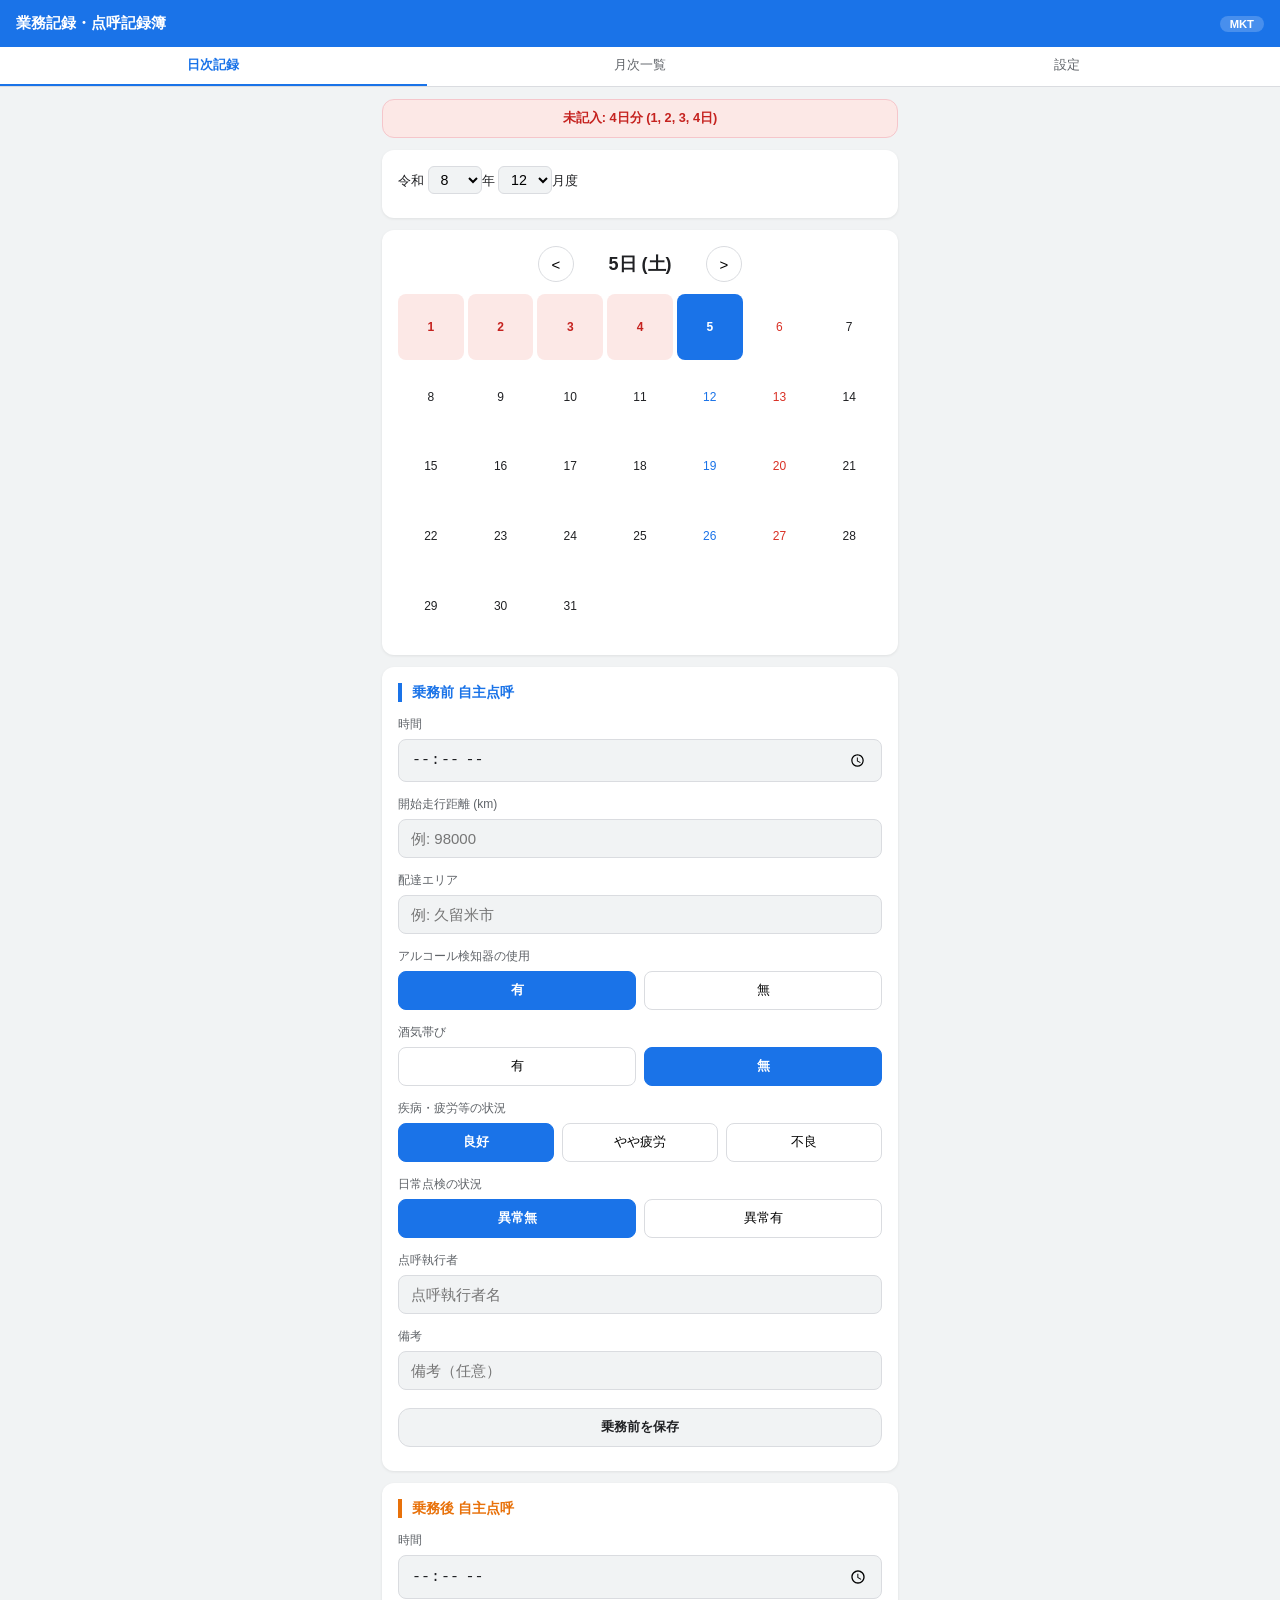
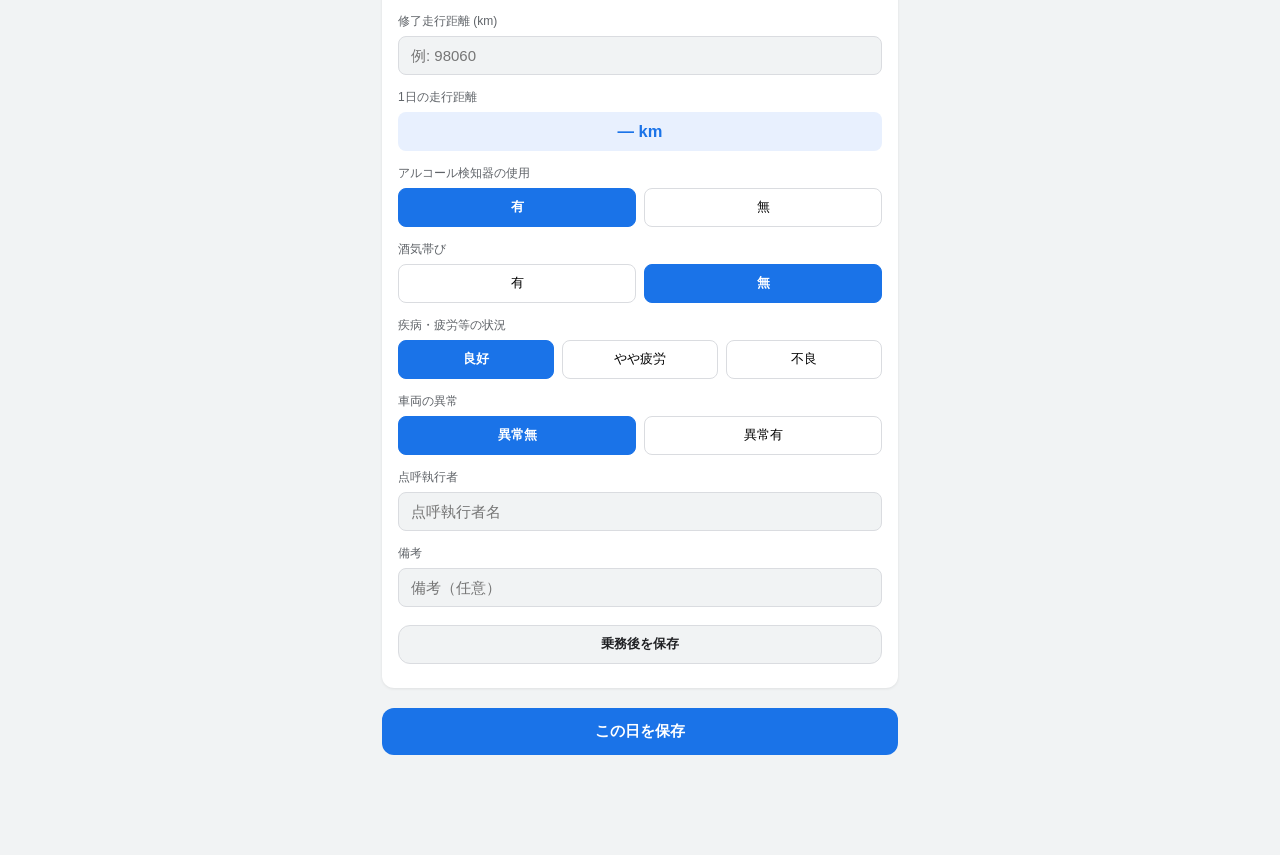
<file: index.html>
<!DOCTYPE html>
<html lang="ja">
<head>
  <meta charset="UTF-8">
  <meta name="viewport" content="width=device-width, initial-scale=1.0, user-scalable=no">
  <title>業務記録・点呼記録簿</title>
  <link rel="stylesheet" href="style.css">
  <link rel="manifest" href="manifest.json">
  <meta name="theme-color" content="#1a73e8">
  <meta name="apple-mobile-web-app-capable" content="yes">
  <meta name="apple-mobile-web-app-status-bar-style" content="black-translucent">
  <link rel="apple-touch-icon" href="icons/icon-192.png">
</head>
<body>
  <!-- ヘッダー -->
  <header class="app-header">
    <h1>業務記録・点呼記録簿</h1>
    <span class="badge">MKT</span>
  </header>

  <!-- タブナビゲーション -->
  <nav class="tab-nav">
    <button class="tab-btn active" data-tab="daily">日次記録</button>
    <button class="tab-btn" data-tab="monthly">月次一覧</button>
    <button class="tab-btn" data-tab="settings">設定</button>
  </nav>

  <!-- ===== 日次記録タブ ===== -->
  <section id="tab-daily" class="tab-content active">
    <!-- 未入力警告バナー -->
    <div id="missing-banner" class="missing-banner" style="display:none">
      <span id="missing-text"></span>
    </div>
    <!-- 月度・基本情報 -->
    <div class="card info-bar">
      <div class="info-row">
        <label>令和
          <select id="year">
            <option value="7">7</option>
            <option value="8">8</option>
            <option value="9">9</option>
            <option value="10">10</option>
          </select>年
          <select id="month">
            <option value="1">1</option><option value="2">2</option>
            <option value="3">3</option><option value="4">4</option>
            <option value="5">5</option><option value="6">6</option>
            <option value="7">7</option><option value="8">8</option>
            <option value="9">9</option><option value="10">10</option>
            <option value="11">11</option><option value="12">12</option>
          </select>月度
        </label>
      </div>
      <div class="info-row">
        <span id="display-name" class="display-info"></span>
        <span id="display-vehicle" class="display-info"></span>
      </div>
    </div>

    <!-- 日付選択 -->
    <div class="card">
      <div class="day-selector">
        <button id="prev-day" class="nav-btn">&lt;</button>
        <span id="current-day" class="current-day">1日 (火)</span>
        <button id="next-day" class="nav-btn">&gt;</button>
      </div>
      <div class="day-grid" id="day-grid"></div>
    </div>

    <!-- 乗務前 点呼 -->
    <div class="card">
      <h2 class="section-title before">乗務前 自主点呼</h2>
      <div class="form-group">
        <label>時間</label>
        <input type="time" id="before-time">
      </div>
      <div class="form-group">
        <label>開始走行距離 (km)</label>
        <input type="number" id="before-distance" inputmode="numeric" placeholder="例: 98000" min="0" max="999999">
      </div>
      <div class="form-group">
        <label>配達エリア</label>
        <input type="text" id="delivery-area" placeholder="例: 久留米市" maxlength="30">
      </div>
      <div class="form-group">
        <label>アルコール検知器の使用</label>
        <div class="toggle-group">
          <button class="toggle-btn active" data-field="before-alcohol" data-value="有">有</button>
          <button class="toggle-btn" data-field="before-alcohol" data-value="無">無</button>
        </div>
      </div>
      <div class="form-group">
        <label>酒気帯び</label>
        <div class="toggle-group">
          <button class="toggle-btn" data-field="before-drinking" data-value="有">有</button>
          <button class="toggle-btn active" data-field="before-drinking" data-value="無">無</button>
        </div>
      </div>
      <div class="form-group">
        <label>疾病・疲労等の状況</label>
        <div class="toggle-group wide">
          <button class="toggle-btn active" data-field="before-health" data-value="良好">良好</button>
          <button class="toggle-btn" data-field="before-health" data-value="やや疲労">やや疲労</button>
          <button class="toggle-btn" data-field="before-health" data-value="不良">不良</button>
        </div>
      </div>
      <div class="form-group">
        <label>日常点検の状況</label>
        <div class="toggle-group wide">
          <button class="toggle-btn active" data-field="before-inspection" data-value="異常無">異常無</button>
          <button class="toggle-btn" data-field="before-inspection" data-value="異常有">異常有</button>
        </div>
      </div>
      <div class="form-group">
        <label>点呼執行者</label>
        <input type="text" id="before-inspector" placeholder="点呼執行者名" maxlength="20">
      </div>
      <div class="form-group">
        <label>備考</label>
        <input type="text" id="before-note" placeholder="備考（任意）" maxlength="50">
      </div>
      <div class="action-bar section-save">
        <button id="save-before-btn" class="secondary-btn">乗務前を保存</button>
      </div>
    </div>

    <!-- 乗務後 点呼 -->
    <div class="card">
      <h2 class="section-title after">乗務後 自主点呼</h2>
      <div class="form-group">
        <label>時間</label>
        <input type="time" id="after-time">
      </div>
      <div class="form-group">
        <label>修了走行距離 (km)</label>
        <input type="number" id="after-distance" inputmode="numeric" placeholder="例: 98060" min="0" max="999999">
      </div>
      <div class="form-group">
        <label>1日の走行距離</label>
        <div class="calc-display" id="daily-distance">— km</div>
      </div>
      <div class="form-group">
        <label>アルコール検知器の使用</label>
        <div class="toggle-group">
          <button class="toggle-btn active" data-field="after-alcohol" data-value="有">有</button>
          <button class="toggle-btn" data-field="after-alcohol" data-value="無">無</button>
        </div>
      </div>
      <div class="form-group">
        <label>酒気帯び</label>
        <div class="toggle-group">
          <button class="toggle-btn" data-field="after-drinking" data-value="有">有</button>
          <button class="toggle-btn active" data-field="after-drinking" data-value="無">無</button>
        </div>
      </div>
      <div class="form-group">
        <label>疾病・疲労等の状況</label>
        <div class="toggle-group wide">
          <button class="toggle-btn active" data-field="after-health" data-value="良好">良好</button>
          <button class="toggle-btn" data-field="after-health" data-value="やや疲労">やや疲労</button>
          <button class="toggle-btn" data-field="after-health" data-value="不良">不良</button>
        </div>
      </div>
      <div class="form-group">
        <label>車両の異常</label>
        <div class="toggle-group wide">
          <button class="toggle-btn active" data-field="after-vehicle" data-value="異常無">異常無</button>
          <button class="toggle-btn" data-field="after-vehicle" data-value="異常有">異常有</button>
        </div>
      </div>
      <div class="form-group">
        <label>点呼執行者</label>
        <input type="text" id="after-inspector" placeholder="点呼執行者名" maxlength="20">
      </div>
      <div class="form-group">
        <label>備考</label>
        <input type="text" id="after-note" placeholder="備考（任意）" maxlength="50">
      </div>
      <div class="action-bar section-save">
        <button id="save-after-btn" class="secondary-btn">乗務後を保存</button>
      </div>
    </div>

    <!-- 保存ボタン -->
    <div class="action-bar">
      <button id="save-btn" class="primary-btn">この日を保存</button>
    </div>
  </section>

  <!-- ===== 月次一覧タブ ===== -->
  <section id="tab-monthly" class="tab-content">
    <div class="card info-bar">
      <div class="info-row">
        <label>令和
          <select id="monthly-year">
            <option value="7">7</option>
            <option value="8">8</option>
            <option value="9">9</option>
            <option value="10">10</option>
          </select>年
          <select id="monthly-month">
            <option value="1">1</option><option value="2">2</option>
            <option value="3">3</option><option value="4">4</option>
            <option value="5">5</option><option value="6">6</option>
            <option value="7">7</option><option value="8">8</option>
            <option value="9">9</option><option value="10">10</option>
            <option value="11">11</option><option value="12">12</option>
          </select>月度
        </label>
      </div>
    </div>
    <div class="card">
      <h2 class="section-title">月次一覧</h2>
      <div id="monthly-list" class="monthly-list"></div>
    </div>
    <div class="action-bar">
      <button id="export-pdf-btn" class="primary-btn">PDF出力</button>
    </div>
  </section>

  <!-- ===== 設定タブ ===== -->
  <section id="tab-settings" class="tab-content">
    <div class="card">
      <h2 class="section-title">基本設定</h2>
      <div class="form-group">
        <label>名前</label>
        <input type="text" id="setting-name" placeholder="氏名を入力" maxlength="20">
      </div>
      <div class="form-group">
        <label>車両 No.</label>
        <input type="text" id="setting-vehicle" placeholder="車両番号を入力" maxlength="20">
      </div>
      <div class="form-group">
        <label>デフォルト点呼執行者</label>
        <input type="text" id="setting-inspector" placeholder="点呼執行者名（任意）" maxlength="20">
      </div>
      <input type="hidden" id="setting-gas-url">
      <button id="save-settings-btn" class="primary-btn">設定を保存</button>
    </div>
    <div class="card">
      <h2 class="section-title">使い方ガイド</h2>
      <button id="open-guide-btn" class="secondary-btn" onclick="window.open('./guide.html', '_blank');">使い方ガイドを開く</button>
    </div>
    <div class="card">
      <h2 class="section-title">データ管理</h2>
      <button id="export-data-btn" class="secondary-btn">データをバックアップ</button>
      <input type="file" id="import-data-input" accept=".json" style="display:none">
      <button id="import-data-btn" class="secondary-btn">データを復元（ファイルから）</button>
      <button id="restore-server-btn" class="secondary-btn">データを復元（サーバーから）</button>
      <button id="clear-data-btn" class="danger-btn">全データ削除</button>
    </div>
  </section>

  <!-- トースト通知 -->
  <div id="toast" class="toast"></div>

  <script src="app.js"></script>
</body>
</html>
</file>
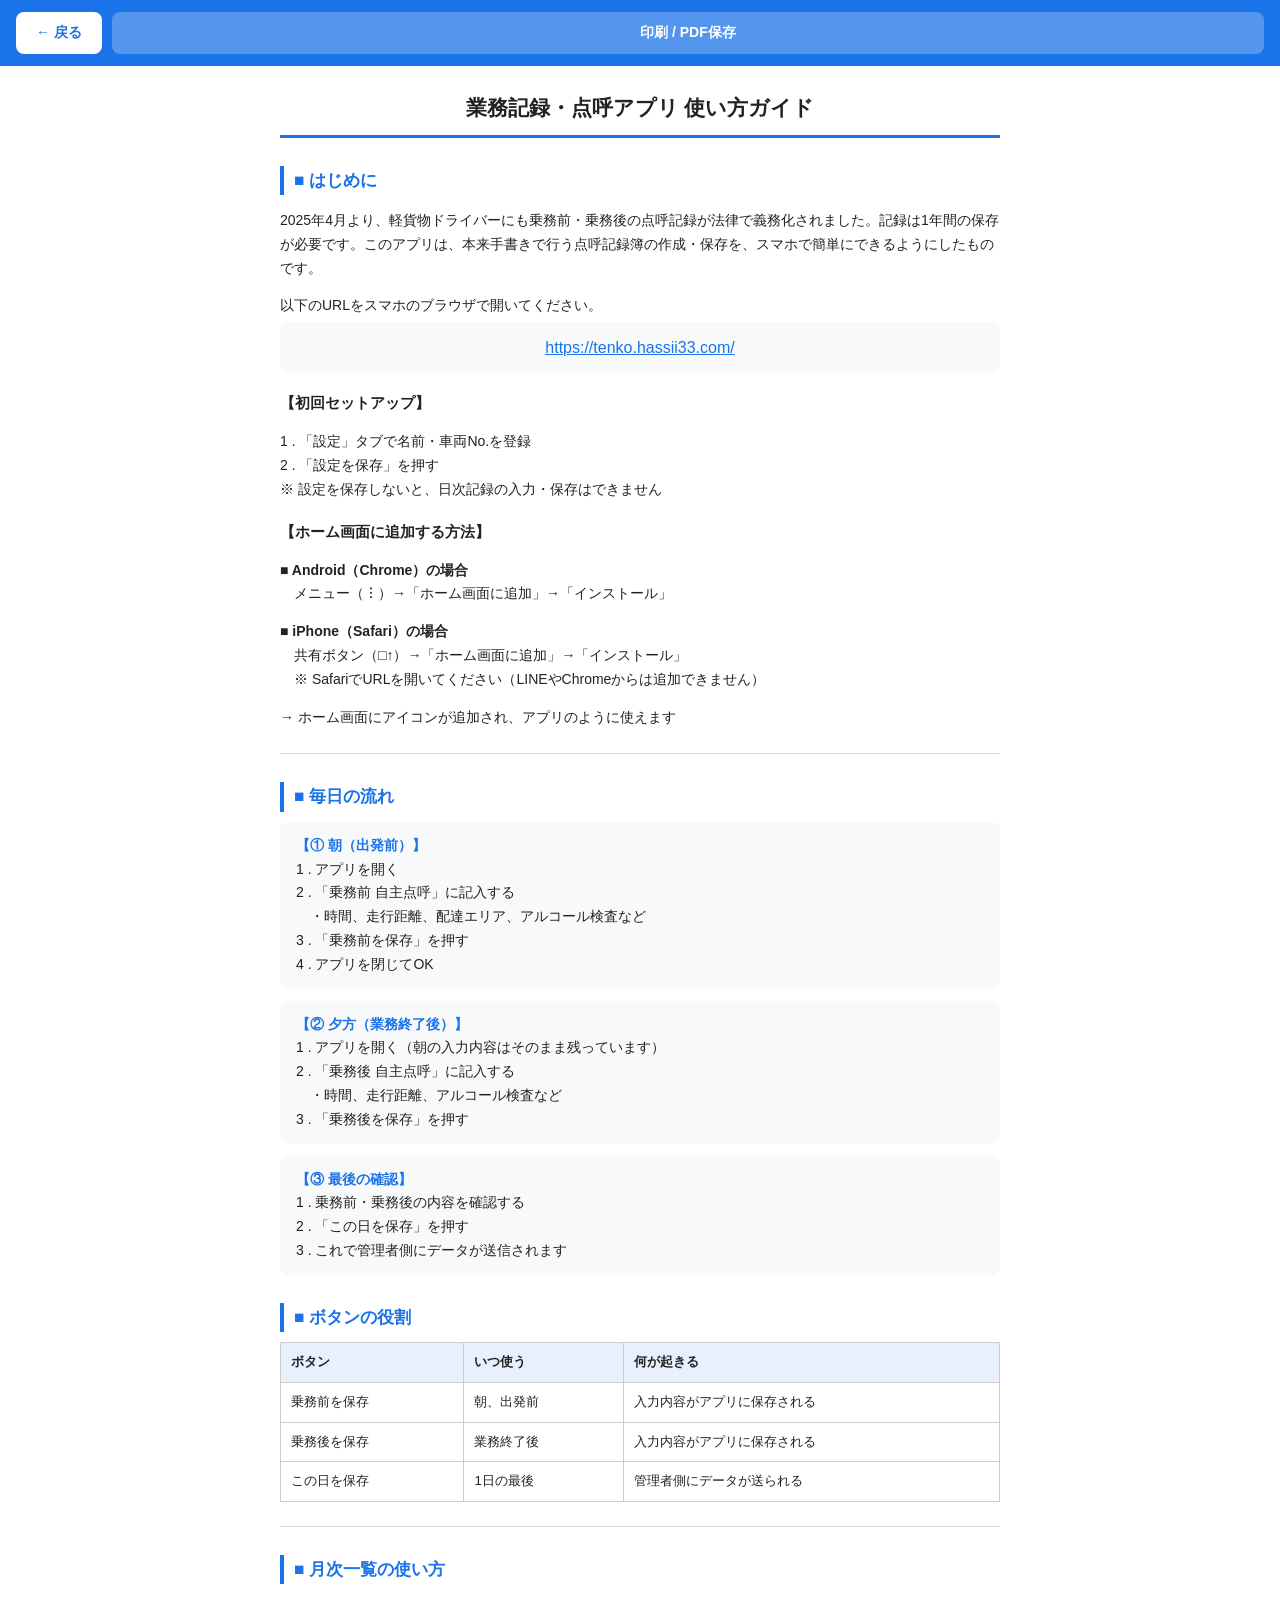
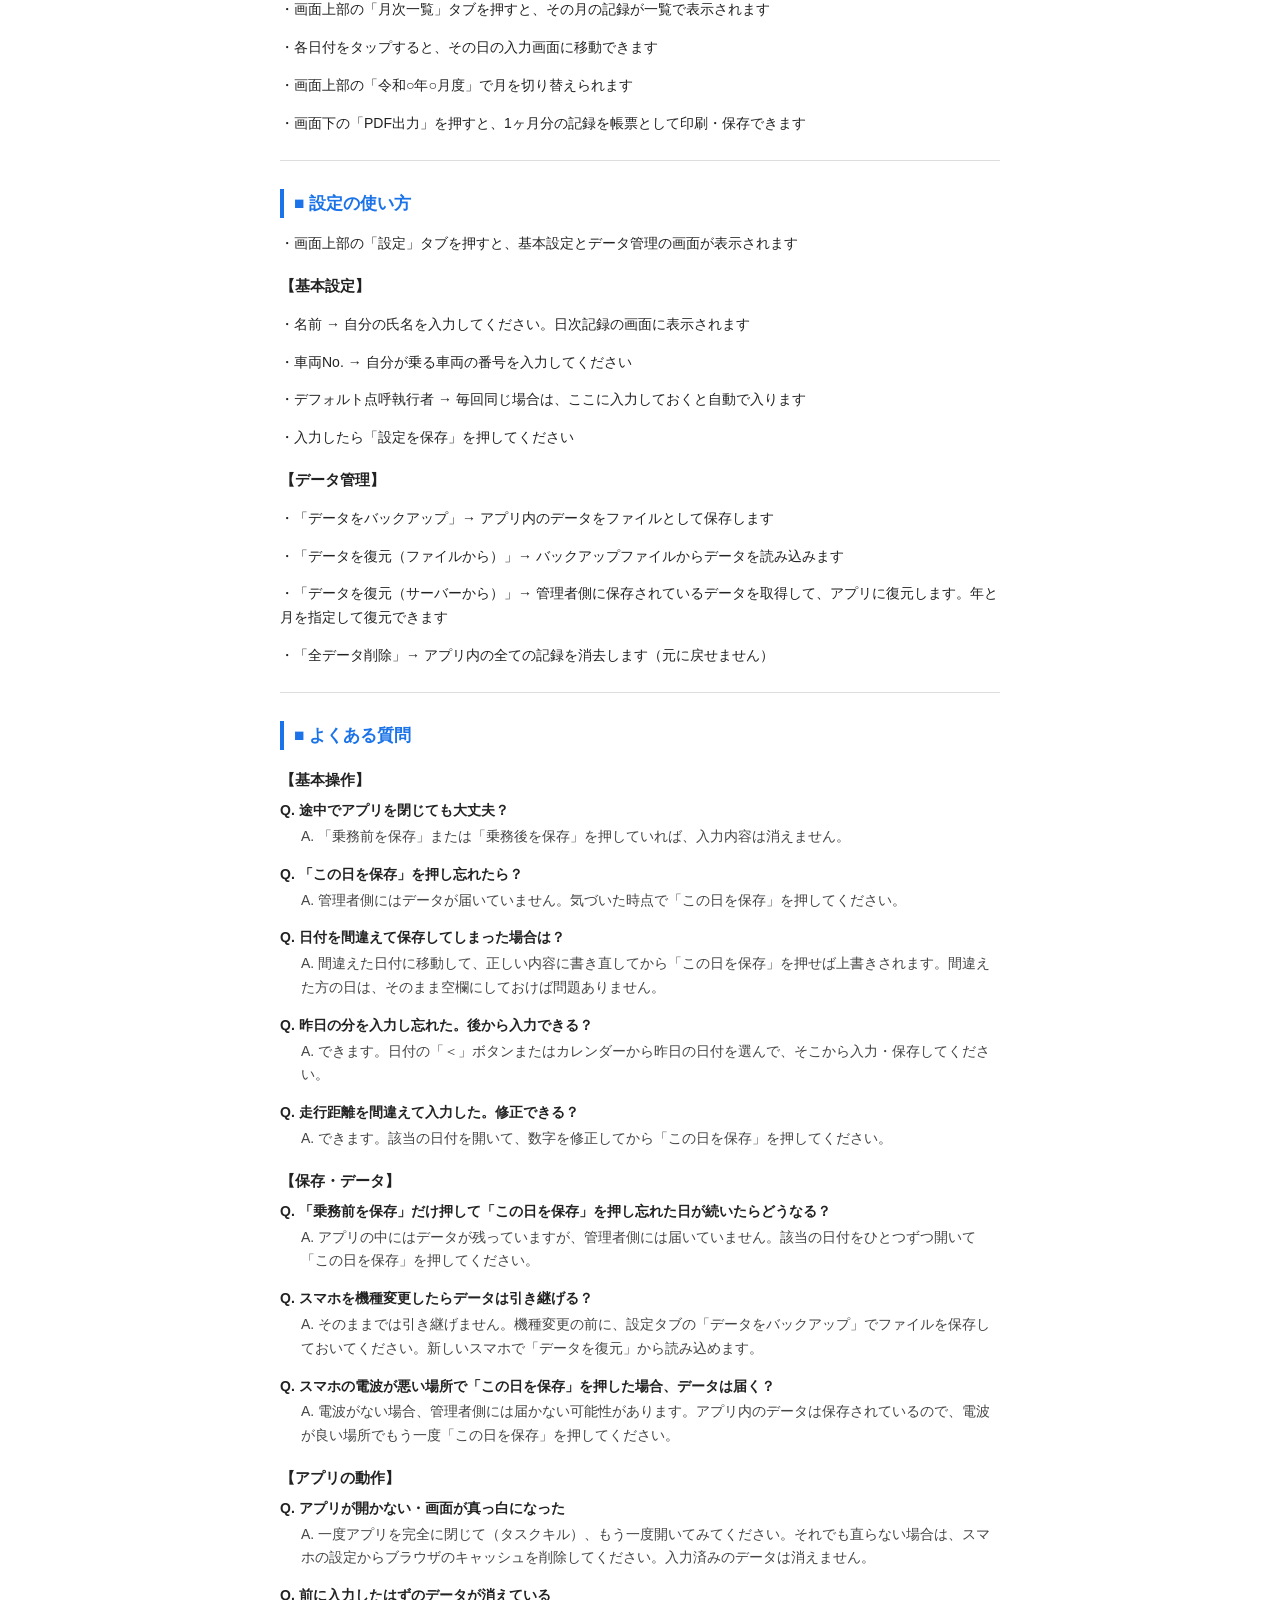
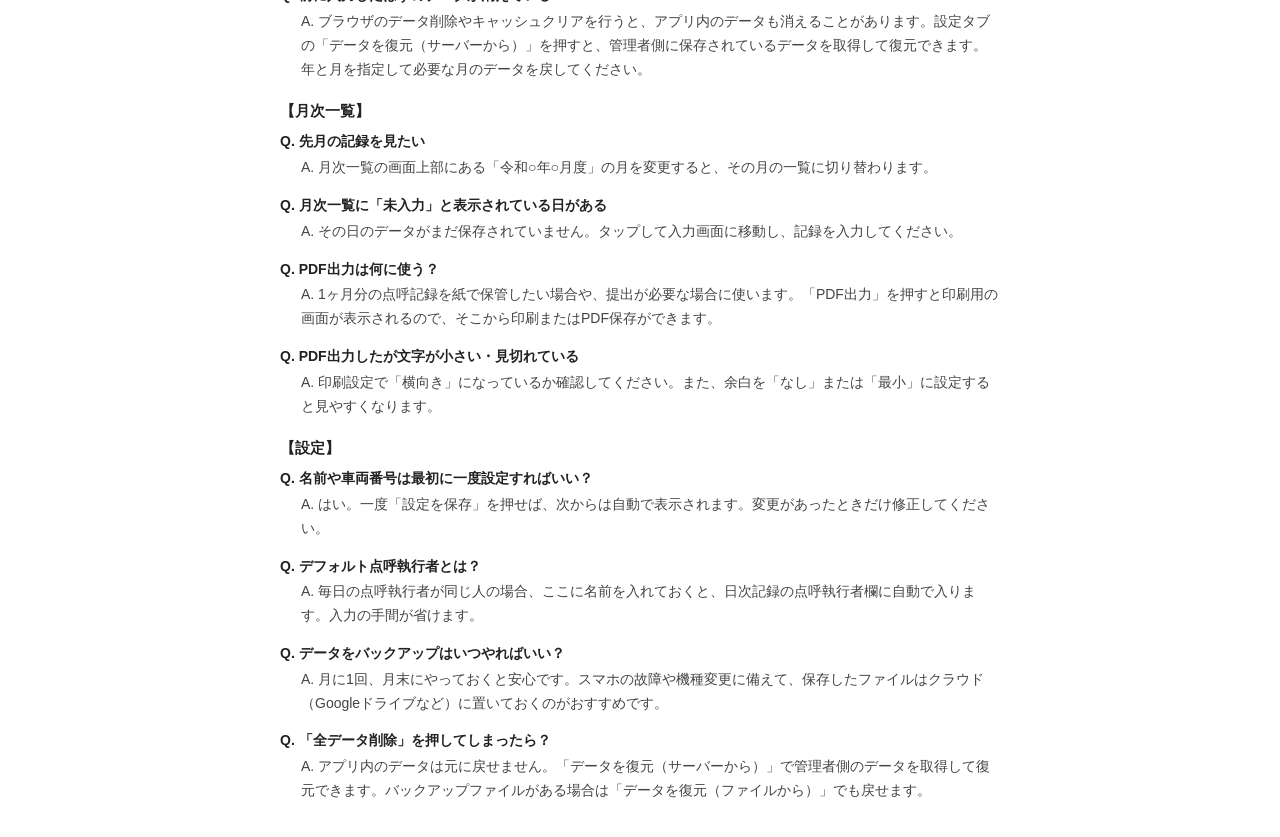
<file: guide.html>
<!DOCTYPE html>
<html lang="ja">
<head>
<meta charset="UTF-8">
<meta name="viewport" content="width=device-width, initial-scale=1.0">
<title>業務記録・点呼アプリ 使い方ガイド</title>
<style>
@page { size: A4; margin: 15mm 18mm; }
@media print { body { -webkit-print-color-adjust: exact; print-color-adjust: exact; } .no-print { display: none !important; } }
body { font-family: "Hiragino Sans", "Noto Sans JP", "Yu Gothic", sans-serif; font-size: 10.5pt; line-height: 1.7; color: #222; max-width: 720px; margin: 0 auto; padding: 20px; }
h1 { font-size: 16pt; text-align: center; border-bottom: 3px solid #1a73e8; padding-bottom: 8px; margin-bottom: 20px; }
h2 { font-size: 13pt; color: #1a73e8; margin-top: 28px; margin-bottom: 10px; border-left: 4px solid #1a73e8; padding-left: 10px; }
h3 { font-size: 11pt; margin-top: 18px; margin-bottom: 6px; }
p, li { margin-bottom: 4px; }
.step-block { background: #f8f9fa; border-radius: 8px; padding: 12px 16px; margin-bottom: 12px; }
.step-block strong { color: #1a73e8; }
.btn-table { width: 100%; border-collapse: collapse; margin: 10px 0; }
.btn-table th, .btn-table td { border: 1px solid #ccc; padding: 8px 10px; text-align: left; font-size: 10pt; }
.btn-table th { background: #e8f0fe; font-weight: bold; }
.qa { margin-bottom: 14px; }
.qa-q { font-weight: bold; margin-bottom: 2px; }
.qa-a { margin-left: 1.5em; color: #444; }
.section-divider { border: none; border-top: 1px solid #ddd; margin: 24px 0; }
.toolbar { position: fixed; top: 0; left: 0; right: 0; display: flex; gap: 10px; padding: 12px 16px; background: #1a73e8; z-index: 9999; }
.toolbar button { padding: 12px 20px; border: none; border-radius: 8px; font-size: 14px; font-weight: bold; cursor: pointer; }
.toolbar .back-btn { background: white; color: #1a73e8; min-width: 80px; }
.toolbar .print-btn { background: rgba(255,255,255,0.25); color: white; flex: 1; }
.spacer { height: 56px; }
</style>
</head>
<body>

<div class="toolbar no-print">
<button class="back-btn" onclick="window.close(); history.back();">&larr; 戻る</button>
<button class="print-btn" onclick="window.print();">印刷 / PDF保存</button>
</div>
<div class="spacer no-print"></div>

<h1>業務記録・点呼アプリ 使い方ガイド</h1>

<h2>&#9632; はじめに</h2>

<p>2025年4月より、軽貨物ドライバーにも乗務前・乗務後の点呼記録が法律で義務化されました。記録は1年間の保存が必要です。このアプリは、本来手書きで行う点呼記録簿の作成・保存を、スマホで簡単にできるようにしたものです。</p>

<p>以下のURLをスマホのブラウザで開いてください。</p>

<div class="step-block" style="text-align:center;">
<a href="https://tenko.hassii33.com/" style="font-size:12pt; color:#1a73e8; word-break:break-all;">https://tenko.hassii33.com/</a>
</div>

<h3>【初回セットアップ】</h3>
<p>1 . 「設定」タブで名前・車両No.を登録<br>
2 . 「設定を保存」を押す<br>
※ 設定を保存しないと、日次記録の入力・保存はできません</p>

<h3>【ホーム画面に追加する方法】</h3>
<p><strong>&#9632; Android（Chrome）の場合</strong><br>
　メニュー（︙）→「ホーム画面に追加」→「インストール」</p>
<p><strong>&#9632; iPhone（Safari）の場合</strong><br>
　共有ボタン（□↑）→「ホーム画面に追加」→「インストール」<br>
　※ SafariでURLを開いてください（LINEやChromeからは追加できません）</p>
<p>→ ホーム画面にアイコンが追加され、アプリのように使えます</p>

<hr class="section-divider">

<h2>&#9632; 毎日の流れ</h2>

<div class="step-block">
<strong>【&#9312; 朝（出発前）】</strong><br>
1 . アプリを開く<br>
2 . 「乗務前 自主点呼」に記入する<br>
　・時間、走行距離、配達エリア、アルコール検査など<br>
3 . 「乗務前を保存」を押す<br>
4 . アプリを閉じてOK
</div>

<div class="step-block">
<strong>【&#9313; 夕方（業務終了後）】</strong><br>
1 . アプリを開く（朝の入力内容はそのまま残っています）<br>
2 . 「乗務後 自主点呼」に記入する<br>
　・時間、走行距離、アルコール検査など<br>
3 . 「乗務後を保存」を押す
</div>

<div class="step-block">
<strong>【&#9314; 最後の確認】</strong><br>
1 . 乗務前・乗務後の内容を確認する<br>
2 . 「この日を保存」を押す<br>
3 . これで管理者側にデータが送信されます
</div>

<h2>&#9632; ボタンの役割</h2>

<table class="btn-table">
<tr><th>ボタン</th><th>いつ使う</th><th>何が起きる</th></tr>
<tr><td>乗務前を保存</td><td>朝、出発前</td><td>入力内容がアプリに保存される</td></tr>
<tr><td>乗務後を保存</td><td>業務終了後</td><td>入力内容がアプリに保存される</td></tr>
<tr><td>この日を保存</td><td>1日の最後</td><td>管理者側にデータが送られる</td></tr>
</table>

<hr class="section-divider">

<h2>&#9632; 月次一覧の使い方</h2>
<p>・画面上部の「月次一覧」タブを押すと、その月の記録が一覧で表示されます</p>
<p>・各日付をタップすると、その日の入力画面に移動できます</p>
<p>・画面上部の「令和○年○月度」で月を切り替えられます</p>
<p>・画面下の「PDF出力」を押すと、1ヶ月分の記録を帳票として印刷・保存できます</p>

<hr class="section-divider">

<h2>&#9632; 設定の使い方</h2>
<p>・画面上部の「設定」タブを押すと、基本設定とデータ管理の画面が表示されます</p>

<h3>【基本設定】</h3>
<p>・名前 → 自分の氏名を入力してください。日次記録の画面に表示されます</p>
<p>・車両No. → 自分が乗る車両の番号を入力してください</p>
<p>・デフォルト点呼執行者 → 毎回同じ場合は、ここに入力しておくと自動で入ります</p>
<p>・入力したら「設定を保存」を押してください</p>

<h3>【データ管理】</h3>
<p>・「データをバックアップ」→ アプリ内のデータをファイルとして保存します</p>
<p>・「データを復元（ファイルから）」→ バックアップファイルからデータを読み込みます</p>
<p>・「データを復元（サーバーから）」→ 管理者側に保存されているデータを取得して、アプリに復元します。年と月を指定して復元できます</p>
<p>・「全データ削除」→ アプリ内の全ての記録を消去します（元に戻せません）</p>

<hr class="section-divider">

<h2>&#9632; よくある質問</h2>

<h3>【基本操作】</h3>

<div class="qa">
<div class="qa-q">Q. 途中でアプリを閉じても大丈夫？</div>
<div class="qa-a">A. 「乗務前を保存」または「乗務後を保存」を押していれば、入力内容は消えません。</div>
</div>

<div class="qa">
<div class="qa-q">Q. 「この日を保存」を押し忘れたら？</div>
<div class="qa-a">A. 管理者側にはデータが届いていません。気づいた時点で「この日を保存」を押してください。</div>
</div>

<div class="qa">
<div class="qa-q">Q. 日付を間違えて保存してしまった場合は？</div>
<div class="qa-a">A. 間違えた日付に移動して、正しい内容に書き直してから「この日を保存」を押せば上書きされます。間違えた方の日は、そのまま空欄にしておけば問題ありません。</div>
</div>

<div class="qa">
<div class="qa-q">Q. 昨日の分を入力し忘れた。後から入力できる？</div>
<div class="qa-a">A. できます。日付の「＜」ボタンまたはカレンダーから昨日の日付を選んで、そこから入力・保存してください。</div>
</div>

<div class="qa">
<div class="qa-q">Q. 走行距離を間違えて入力した。修正できる？</div>
<div class="qa-a">A. できます。該当の日付を開いて、数字を修正してから「この日を保存」を押してください。</div>
</div>

<h3>【保存・データ】</h3>

<div class="qa">
<div class="qa-q">Q. 「乗務前を保存」だけ押して「この日を保存」を押し忘れた日が続いたらどうなる？</div>
<div class="qa-a">A. アプリの中にはデータが残っていますが、管理者側には届いていません。該当の日付をひとつずつ開いて「この日を保存」を押してください。</div>
</div>

<div class="qa">
<div class="qa-q">Q. スマホを機種変更したらデータは引き継げる？</div>
<div class="qa-a">A. そのままでは引き継げません。機種変更の前に、設定タブの「データをバックアップ」でファイルを保存しておいてください。新しいスマホで「データを復元」から読み込めます。</div>
</div>

<div class="qa">
<div class="qa-q">Q. スマホの電波が悪い場所で「この日を保存」を押した場合、データは届く？</div>
<div class="qa-a">A. 電波がない場合、管理者側には届かない可能性があります。アプリ内のデータは保存されているので、電波が良い場所でもう一度「この日を保存」を押してください。</div>
</div>

<h3>【アプリの動作】</h3>

<div class="qa">
<div class="qa-q">Q. アプリが開かない・画面が真っ白になった</div>
<div class="qa-a">A. 一度アプリを完全に閉じて（タスクキル）、もう一度開いてみてください。それでも直らない場合は、スマホの設定からブラウザのキャッシュを削除してください。入力済みのデータは消えません。</div>
</div>

<div class="qa">
<div class="qa-q">Q. 前に入力したはずのデータが消えている</div>
<div class="qa-a">A. ブラウザのデータ削除やキャッシュクリアを行うと、アプリ内のデータも消えることがあります。設定タブの「データを復元（サーバーから）」を押すと、管理者側に保存されているデータを取得して復元できます。年と月を指定して必要な月のデータを戻してください。</div>
</div>

<h3>【月次一覧】</h3>

<div class="qa">
<div class="qa-q">Q. 先月の記録を見たい</div>
<div class="qa-a">A. 月次一覧の画面上部にある「令和○年○月度」の月を変更すると、その月の一覧に切り替わります。</div>
</div>

<div class="qa">
<div class="qa-q">Q. 月次一覧に「未入力」と表示されている日がある</div>
<div class="qa-a">A. その日のデータがまだ保存されていません。タップして入力画面に移動し、記録を入力してください。</div>
</div>

<div class="qa">
<div class="qa-q">Q. PDF出力は何に使う？</div>
<div class="qa-a">A. 1ヶ月分の点呼記録を紙で保管したい場合や、提出が必要な場合に使います。「PDF出力」を押すと印刷用の画面が表示されるので、そこから印刷またはPDF保存ができます。</div>
</div>

<div class="qa">
<div class="qa-q">Q. PDF出力したが文字が小さい・見切れている</div>
<div class="qa-a">A. 印刷設定で「横向き」になっているか確認してください。また、余白を「なし」または「最小」に設定すると見やすくなります。</div>
</div>

<h3>【設定】</h3>

<div class="qa">
<div class="qa-q">Q. 名前や車両番号は最初に一度設定すればいい？</div>
<div class="qa-a">A. はい。一度「設定を保存」を押せば、次からは自動で表示されます。変更があったときだけ修正してください。</div>
</div>

<div class="qa">
<div class="qa-q">Q. デフォルト点呼執行者とは？</div>
<div class="qa-a">A. 毎日の点呼執行者が同じ人の場合、ここに名前を入れておくと、日次記録の点呼執行者欄に自動で入ります。入力の手間が省けます。</div>
</div>

<div class="qa">
<div class="qa-q">Q. データをバックアップはいつやればいい？</div>
<div class="qa-a">A. 月に1回、月末にやっておくと安心です。スマホの故障や機種変更に備えて、保存したファイルはクラウド（Googleドライブなど）に置いておくのがおすすめです。</div>
</div>

<div class="qa">
<div class="qa-q">Q. 「全データ削除」を押してしまったら？</div>
<div class="qa-a">A. アプリ内のデータは元に戻せません。「データを復元（サーバーから）」で管理者側のデータを取得して復元できます。バックアップファイルがある場合は「データを復元（ファイルから）」でも戻せます。</div>
</div>

</body>
</html>
</file>
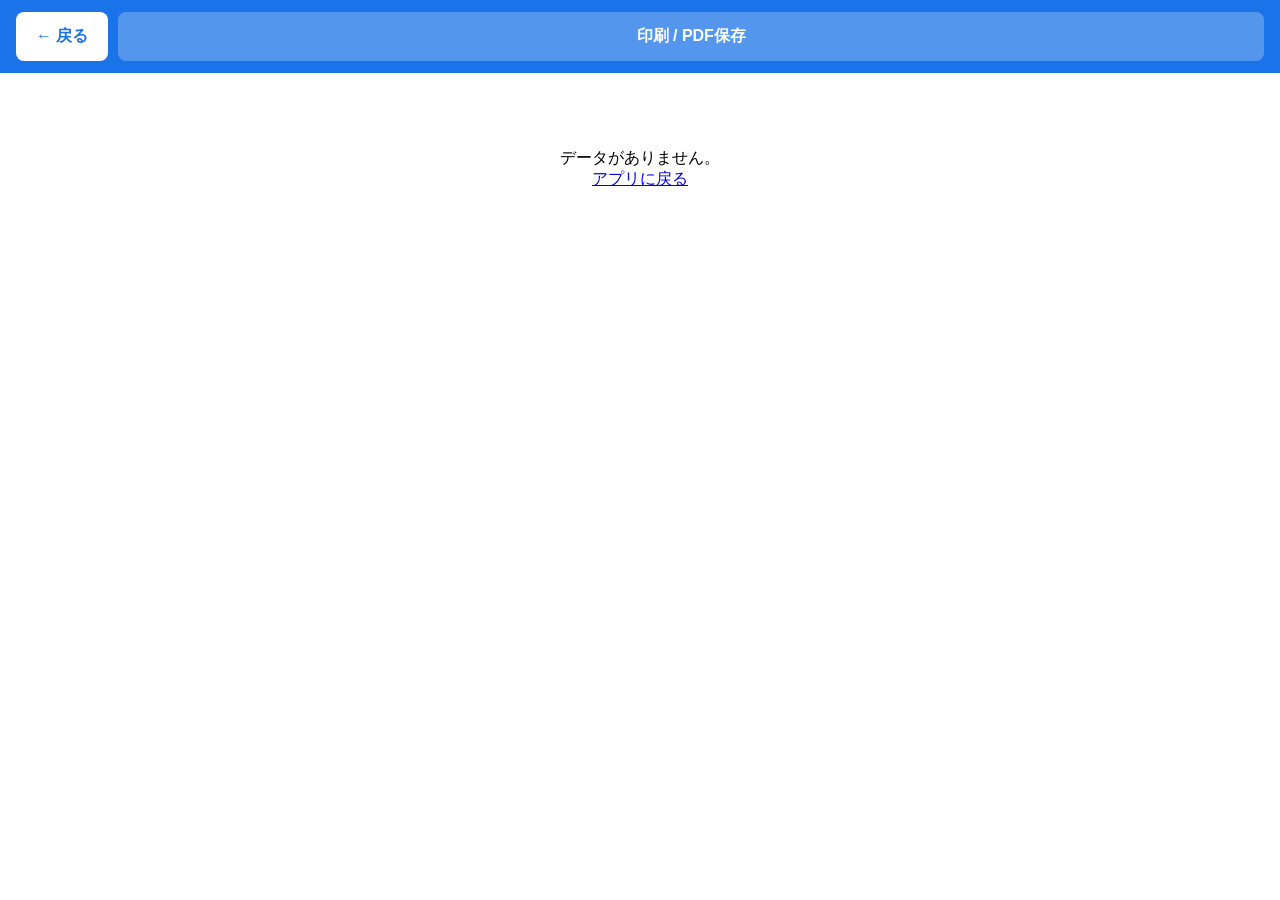
<file: print.html>
<!DOCTYPE html>
<html lang="ja">
<head>
<meta charset="UTF-8">
<meta name="viewport" content="width=device-width, initial-scale=1.0">
<title>印刷プレビュー</title>
<style>
@media print { .toolbar { display: none !important; } #content { padding-top: 0 !important; } }
.toolbar { position: fixed; top: 0; left: 0; right: 0; display: flex; gap: 10px; padding: 12px 16px; background: #1a73e8; z-index: 9999; }
.toolbar button { padding: 14px 20px; border: none; border-radius: 8px; font-size: 16px; font-weight: bold; cursor: pointer; }
#btn-back { background: white; color: #1a73e8; min-width: 80px; }
#btn-print { background: rgba(255,255,255,0.25); color: white; flex: 1; }
#content { padding-top: 60px; }
</style>
</head>
<body>
<div class="toolbar">
  <button id="btn-back">&larr; 戻る</button>
  <button id="btn-print">印刷 / PDF保存</button>
</div>
<div id="content">
  <p style="text-align:center;margin-top:80px;">読み込み中...</p>
</div>
<script>
document.getElementById('btn-back').addEventListener('click', function() {
  location.href = './';
});
document.getElementById('btn-print').addEventListener('click', function() {
  window.print();
});

var html = sessionStorage.getItem('printHtml');
if (!html) {
  document.getElementById('content').innerHTML = '<p style="text-align:center;margin-top:80px;">データがありません。<br><a href="./">アプリに戻る</a></p>';
} else {
  // スタイルをheadに注入
  var styleMatches = html.match(/<style[^>]*>[\s\S]*?<\/style>/gi);
  if (styleMatches) {
    for (var i = 0; i < styleMatches.length; i++) {
      document.head.insertAdjacentHTML('beforeend', styleMatches[i]);
    }
  }
  // bodyの中身を抽出して表示
  var bodyMatch = html.match(/<body[^>]*>([\s\S]*)<\/body>/i);
  if (bodyMatch && bodyMatch[1]) {
    document.getElementById('content').innerHTML = bodyMatch[1];
  }
}
</script>
</body>
</html>
</file>
<file: style.css>
/* ===== リセット・ベース ===== */
* {
  margin: 0;
  padding: 0;
  box-sizing: border-box;
  -webkit-tap-highlight-color: transparent;
}

:root {
  --primary: #1a73e8;
  --primary-light: #e8f0fe;
  --danger: #d93025;
  --success: #1e8e3e;
  --bg: #f1f3f4;
  --card-bg: #ffffff;
  --text: #202124;
  --text-secondary: #5f6368;
  --border: #dadce0;
  --before-color: #1a73e8;
  --after-color: #e8710a;
  --radius: 12px;
}

html {
  font-size: 15px;
}

body {
  font-family: -apple-system, BlinkMacSystemFont, 'Segoe UI', 'Hiragino Sans',
    'Noto Sans JP', sans-serif;
  background: var(--bg);
  color: var(--text);
  padding-bottom: 80px;
  min-height: 100vh;
  -webkit-font-smoothing: antialiased;
}

/* ===== ヘッダー ===== */
.app-header {
  background: var(--primary);
  color: white;
  padding: 14px 16px;
  display: flex;
  align-items: center;
  justify-content: space-between;
  position: sticky;
  top: 0;
  z-index: 100;
}

.app-header h1 {
  font-size: 1rem;
  font-weight: 600;
}

.badge {
  background: rgba(255, 255, 255, 0.2);
  padding: 2px 10px;
  border-radius: 20px;
  font-size: 0.75rem;
  font-weight: 600;
}

/* ===== タブナビゲーション ===== */
.tab-nav {
  display: flex;
  background: var(--card-bg);
  border-bottom: 1px solid var(--border);
  position: sticky;
  top: 47px;
  z-index: 99;
}

.tab-btn {
  flex: 1;
  padding: 10px 0;
  border: none;
  background: none;
  font-size: 0.85rem;
  color: var(--text-secondary);
  cursor: pointer;
  border-bottom: 2px solid transparent;
  transition: all 0.2s;
}

.tab-btn.active {
  color: var(--primary);
  border-bottom-color: var(--primary);
  font-weight: 600;
}

/* ===== タブコンテンツ ===== */
.tab-content {
  display: none;
  padding: 12px;
  max-width: 480px;
  margin: 0 auto;
}

.tab-content.active {
  display: block;
}

/* ===== カード ===== */
.card {
  background: var(--card-bg);
  border-radius: var(--radius);
  padding: 16px;
  margin-bottom: 12px;
  box-shadow: 0 1px 3px rgba(0, 0, 0, 0.08);
}

/* ===== 基本情報バー ===== */
.info-bar .info-row {
  display: flex;
  align-items: center;
  gap: 8px;
  flex-wrap: wrap;
}

.info-bar .info-row:first-child {
  margin-bottom: 8px;
}

.info-bar label {
  font-size: 0.85rem;
  font-weight: 500;
}

.info-bar select {
  font-size: 0.95rem;
  padding: 4px 8px;
  border: 1px solid var(--border);
  border-radius: 6px;
  background: var(--bg);
}

.display-info {
  font-size: 0.85rem;
  color: var(--text-secondary);
  background: var(--bg);
  padding: 4px 10px;
  border-radius: 6px;
}

.display-info:empty {
  display: none;
}

/* ===== 日付セレクター ===== */
.day-selector {
  display: flex;
  align-items: center;
  justify-content: center;
  gap: 16px;
  margin-bottom: 12px;
}

.nav-btn {
  width: 36px;
  height: 36px;
  border-radius: 50%;
  border: 1px solid var(--border);
  background: var(--card-bg);
  font-size: 1rem;
  cursor: pointer;
  display: flex;
  align-items: center;
  justify-content: center;
  transition: background 0.15s;
}

.nav-btn:active {
  background: var(--bg);
}

.current-day {
  font-size: 1.2rem;
  font-weight: 700;
  min-width: 100px;
  text-align: center;
}

/* 日付グリッド */
.day-grid {
  display: grid;
  grid-template-columns: repeat(7, 1fr);
  gap: 4px;
}

.day-cell {
  aspect-ratio: 1;
  display: flex;
  align-items: center;
  justify-content: center;
  border-radius: 8px;
  font-size: 0.8rem;
  cursor: pointer;
  border: none;
  background: none;
  color: var(--text);
  transition: all 0.15s;
  position: relative;
}

.day-cell:active {
  transform: scale(0.9);
}

.day-cell.selected {
  background: var(--primary);
  color: white;
  font-weight: 700;
}

.day-cell.has-data::after {
  content: '';
  position: absolute;
  bottom: 3px;
  width: 5px;
  height: 5px;
  border-radius: 50%;
  background: var(--success);
}

.day-cell.selected.has-data::after {
  background: white;
}

.day-cell.sunday {
  color: var(--danger);
}

.day-cell.saturday {
  color: var(--primary);
}

.day-cell.selected.sunday,
.day-cell.selected.saturday {
  color: white;
}

/* ===== セクションタイトル ===== */
.section-title {
  font-size: 0.95rem;
  font-weight: 700;
  margin-bottom: 14px;
  padding-left: 10px;
  border-left: 4px solid var(--primary);
}

.section-title.before {
  border-left-color: var(--before-color);
  color: var(--before-color);
}

.section-title.after {
  border-left-color: var(--after-color);
  color: var(--after-color);
}

/* ===== フォーム ===== */
.form-group {
  margin-bottom: 14px;
}

.form-group label {
  display: block;
  font-size: 0.8rem;
  color: var(--text-secondary);
  margin-bottom: 6px;
  font-weight: 500;
}

.form-group input[type="text"],
.form-group input[type="number"],
.form-group input[type="time"] {
  width: 100%;
  padding: 10px 12px;
  border: 1px solid var(--border);
  border-radius: 8px;
  font-size: 1rem;
  background: var(--bg);
  color: var(--text);
  transition: border-color 0.2s;
}

.form-group input:focus {
  outline: none;
  border-color: var(--primary);
  background: var(--primary-light);
}

/* ===== トグルボタン ===== */
.toggle-group {
  display: flex;
  gap: 8px;
}

.toggle-group.wide {
  flex-wrap: wrap;
}

.toggle-btn {
  flex: 1;
  padding: 10px 6px;
  border: 1px solid var(--border);
  border-radius: 8px;
  background: var(--card-bg);
  font-size: 0.85rem;
  cursor: pointer;
  transition: all 0.15s;
  min-width: 60px;
  text-align: center;
}

.toggle-btn:active {
  transform: scale(0.95);
}

.toggle-btn.active {
  background: var(--primary);
  color: white;
  border-color: var(--primary);
  font-weight: 600;
}

/* 酒気帯び「有」は赤 */
.toggle-btn.active[data-value="有"][data-field="before-drinking"],
.toggle-btn.active[data-value="有"][data-field="after-drinking"] {
  background: var(--danger);
  border-color: var(--danger);
}

/* 異常有・不良は赤 */
.toggle-btn.active[data-value="異常有"],
.toggle-btn.active[data-value="不良"] {
  background: var(--danger);
  border-color: var(--danger);
}

/* やや疲労はオレンジ */
.toggle-btn.active[data-value="やや疲労"] {
  background: var(--after-color);
  border-color: var(--after-color);
}

/* ===== 自動計算表示 ===== */
.calc-display {
  padding: 10px 12px;
  background: var(--primary-light);
  border-radius: 8px;
  font-size: 1.1rem;
  font-weight: 700;
  color: var(--primary);
  text-align: center;
}

/* ===== ボタン ===== */
.action-bar {
  padding: 8px 0;
}

.primary-btn {
  width: 100%;
  padding: 14px;
  background: var(--primary);
  color: white;
  border: none;
  border-radius: var(--radius);
  font-size: 1rem;
  font-weight: 600;
  cursor: pointer;
  transition: opacity 0.15s;
}

.primary-btn:active {
  opacity: 0.8;
}

.secondary-btn {
  width: 100%;
  padding: 12px;
  background: var(--bg);
  color: var(--text);
  border: 1px solid var(--border);
  border-radius: var(--radius);
  font-size: 0.9rem;
  cursor: pointer;
  margin-bottom: 8px;
}

.section-save {
  padding: 4px 0 0;
}

.section-save .secondary-btn {
  padding: 10px;
  font-size: 0.85rem;
  font-weight: 600;
}

.danger-btn {
  width: 100%;
  padding: 12px;
  background: white;
  color: var(--danger);
  border: 1px solid var(--danger);
  border-radius: var(--radius);
  font-size: 0.9rem;
  cursor: pointer;
  margin-top: 12px;
}

/* ===== 月次一覧 ===== */
.monthly-list {
  max-height: 60vh;
  overflow-y: auto;
}

.monthly-row {
  display: flex;
  align-items: center;
  padding: 10px 8px;
  border-bottom: 1px solid var(--bg);
  gap: 8px;
  cursor: pointer;
  transition: background 0.15s;
}

.monthly-row:active {
  background: var(--bg);
}

.monthly-row .day-num {
  font-weight: 700;
  min-width: 32px;
  text-align: center;
}

.monthly-row .area {
  flex: 1;
  font-size: 0.85rem;
  color: var(--text-secondary);
}

.monthly-row .distance {
  font-size: 0.85rem;
  font-weight: 600;
  color: var(--primary);
}

.monthly-row.empty {
  opacity: 0.4;
}

.monthly-row.empty .area {
  font-style: italic;
}

/* ===== トースト通知 ===== */
.toast {
  position: fixed;
  bottom: 20px;
  left: 50%;
  transform: translateX(-50%) translateY(100px);
  background: #323232;
  color: white;
  padding: 12px 24px;
  border-radius: 8px;
  font-size: 0.9rem;
  z-index: 1000;
  opacity: 0;
  transition: all 0.3s ease;
  pointer-events: none;
}

.toast.show {
  transform: translateX(-50%) translateY(0);
  opacity: 1;
}

/* ===== 未入力警告 ===== */
.missing-banner {
  background: #fce8e6;
  color: #c5221f;
  padding: 10px 14px;
  border-radius: var(--radius);
  font-size: 0.85rem;
  font-weight: 600;
  margin-bottom: 12px;
  text-align: center;
  border: 1px solid #f5c6cb;
}

.day-cell.missing {
  background: #fce8e6;
  color: #c5221f;
  font-weight: 600;
}

.day-cell.missing.selected {
  background: #d93025;
  color: white;
}

/* ===== レスポンシブ ===== */
@media (min-width: 600px) {
  .tab-content {
    max-width: 540px;
  }
}

/* ===== 印刷オーバーレイ ===== */
#print-overlay {
  position: fixed;
  top: 0; left: 0; right: 0; bottom: 0;
  background: #fff;
  z-index: 10000;
  overflow: auto;
}
.print-toolbar {
  position: sticky;
  top: 0;
  display: flex;
  gap: 10px;
  padding: 12px 16px;
  background: #1a73e8;
  z-index: 10001;
}
.print-toolbar button {
  padding: 14px 20px;
  border: none;
  border-radius: 8px;
  font-size: 16px;
  font-weight: bold;
  cursor: pointer;
}
#print-cancel-btn {
  background: white;
  color: #1a73e8;
  min-width: 80px;
}
#print-exec-btn {
  background: rgba(255,255,255,0.25);
  color: white;
  flex: 1;
}
#print-body {
  padding: 4px;
}
@media print {
  .no-print { display: none !important; }
  #print-overlay { position: static; overflow: visible; }
  #print-body { padding: 0; }
}
</file>
